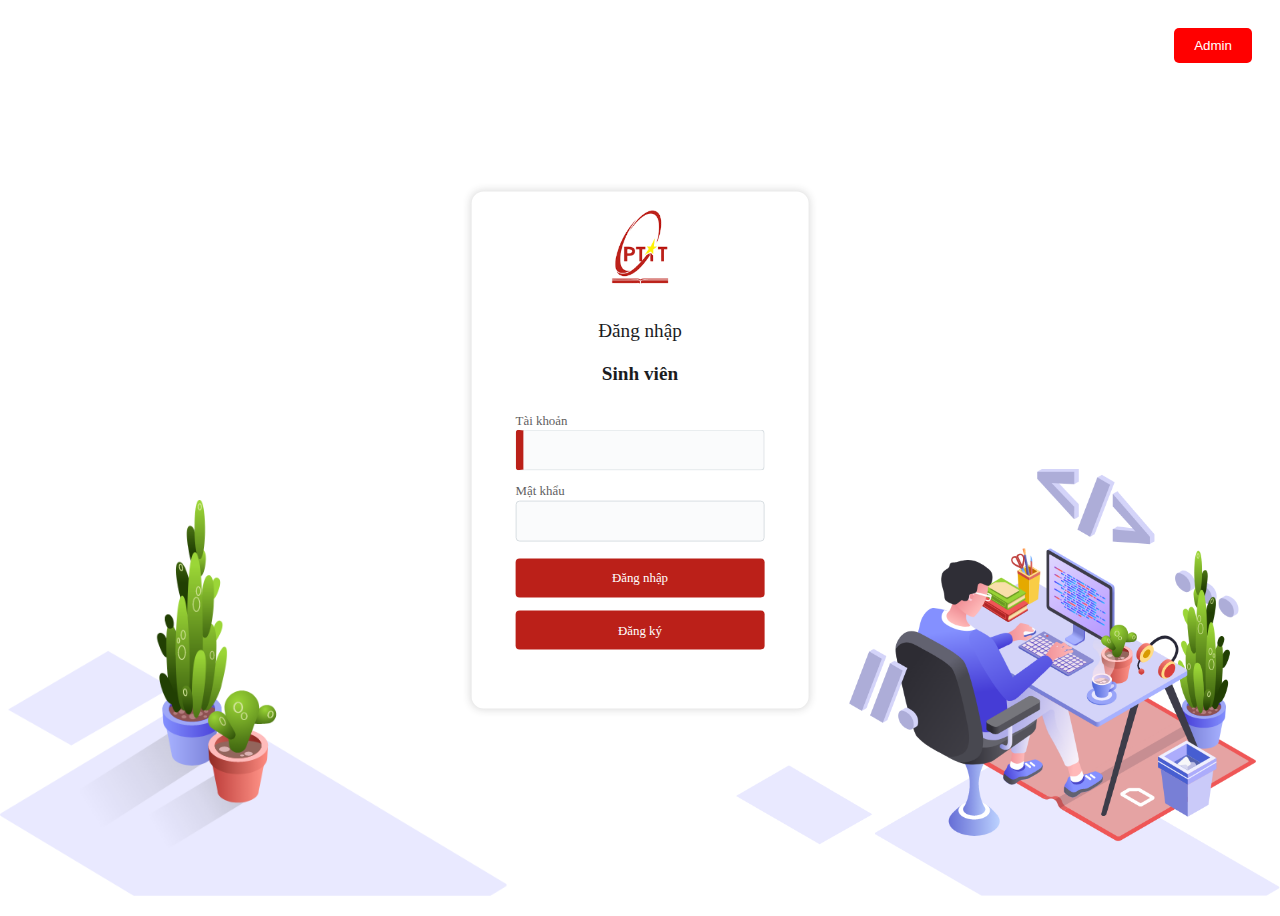
<file: index.html>
<!DOCTYPE html>
<html lang="vi">
  <meta http-equiv="content-type" content="text/html;charset=UTF-8" />
  <head>
    <meta
      name="viewport"
      content="width=device-width, initial-scale=1.0, maximum-scale=1.0, user-scalable=0"
    />
    <meta charset="utf-8" />
    <link rel="shortcut icon" href="favicon.png" />
    <title>Đăng nhập</title>
    <link rel="stylesheet" href="./assets/css/login.css" />
  </head>
  <body>
    <div class="bg-image--left">
      <img src="./assets/img/bg_left.png" alt="" />
    </div>
    <div class="bg-image--right">
      <img src="./assets/img/bg_right.png" alt="" />
    </div>

    <div class="container">
      <button id="topRightButton" class="top-right-button">Admin</button>
    </div>

    <div class="container-fluid-login">
      <div class="login">
        <div class="login__main">
          <div class="login__logo">
            <img src="./assets/img/logo_ptit.png" alt="Logo" />
          </div>
          <div class="row">
            <div class="col">
              <div class="login__main__title">
                <p>Đăng nhập</p>
                <p><b>Sinh viên</b></p>
              </div>
            </div>
          </div>
          <div class="row">
            <div class="col">
              <form
                id="login_form_id"
                class="login__main__form"
                method="post"
              >
                <label for="login__user">Tài khoản</label>
                <input
                  type="text"
                  name="username"
                  id="login__user"
                  value=""
                  autofocus
                />
                <label for="login__pw">Mật khẩu</label>
                <input type="password" name="password" id="login__pw" />
                <div>
                  <div class="checkbox__login">
                    <input
                      type="checkbox"
                      value="1"
                      name="remember"
                      id="login__checkbox"
                    />
                  </div>
                </div>
                <button type="submit"><span>Đăng nhập</span></button>
                <button type="button" id="registry">Đăng ký</button>
              </form>
            </div>
          </div>
          <div id="login__status_noti" class="notification">
            <p><span></span></p>
          </div>
        </div>
      </div>
    </div>
    <script src="./assets/js/login.js"></script>
  </body>
</html>
</file>
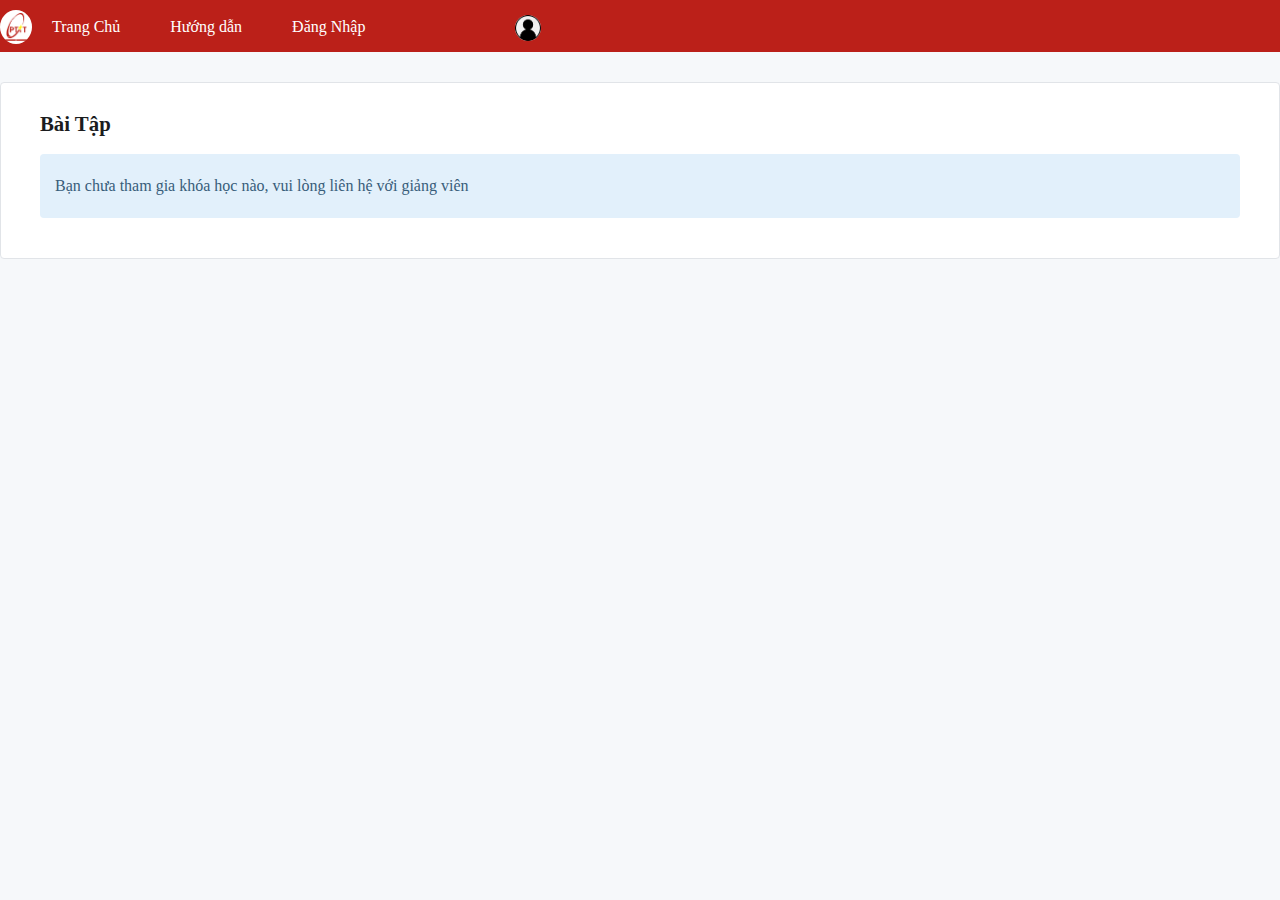
<file: user/index.html>
<!-- DAY LA TRANG KHI VUA KHOI DONG DU AN VA CHUA DUOC DANG NHAP -->
<!DOCTYPE html>
<html lang="en">
  <head>
    <meta charset="UTF-8" />
    <meta name="viewport" content="width=device-width, initial-scale=1.0" />
    <title>WEB PTIT</title>
    <meta name="description" content="CODE PTIT">

    <!-- bootstrap -->
    <link
      href="https://cdn.jsdelivr.net/npm/bootstrap@5.3.2/dist/css/bootstrap.min.css"
      rel="stylesheet"
      integrity="sha384-T3c6CoIi6uLrA9TneNEoa7RxnatzjcDSCmG1MXxSR1GAsXEV/Dwwykc2MPK8M2HN"
      crossorigin="anonymous"
    />
    <!-- css -->
    <link rel="stylesheet" href="./assets/css/reset.css" />
    <link rel="stylesheet" href="./assets/css/styles.css" />
    <link rel="stylesheet" href="./assets/css/responsive.css" />
    <!-- font awesome -->
    <link
      rel="stylesheet"
      href="https://cdnjs.cloudflare.com/ajax/libs/font-awesome/6.5.1/css/all.min.css"
    />
    <!-- google fonts -->
    <link
      href="https://fonts.googleapis.com/css2?family=Open+Sans:wght@300;400;500;600;700&family=Roboto:wght@100;300;400;500;700&display=swap"
      rel="stylesheet"
    />
  </head>

  <body>
    <!-- HEADER NAVBAR -->
    <div class="header-navbar">
      <div class="container">
        <div class="row">
          <div class="col-md-6">
            <div class="left-side">
              <!-- hidden navbar -->
              <div class="navbar-btn hidden">
                <i class="fa-solid fa-bars"></i>
              </div>
              <div class="logo">
                <img src="./assets/img/logo_ptit.png" alt="logo" />
              </div>
              <article class="navbar-item">
                <a href="./index.html">Trang Chủ</a>
              </article>
              <article class="navbar-item">
                <a href="./index.html">Hướng dẫn</a>
              </article>
              <article class="navbar-item">
                <a href="https://chungilion.github.io/btl/index.html">Đăng Nhập</a>
              </article>
              <article class="navbar-item"></article>
              <article class="navbar-item"></article>
            </div>
          </div>
          <div class="col-md-6">
            <div class="right-side">
              <div class="user">
                <div class="user-logo">
                  <img src="./assets/img/user-logo.png" alt="user logo" />
                </div>
              </div>
            </div>
          </div>
        </div>
      </div>
    </div>

    <!-- BODY STATUS -->
    <div class="body-status">
      <div class="container">
        <div class="row">
          <div class="status-box">
            <div class="status-header">
              <div class="status-title">Bài Tập</div>
            </div>
            <div class="status-alert">
              Bạn chưa tham gia khóa học nào, vui lòng liên hệ với giảng viên 
            </div>          
          </div>
        </div>
      </div>
    </div>
	
	

    <script src="./assets/js/main.js"></script>
  </body>
</html>
</file>
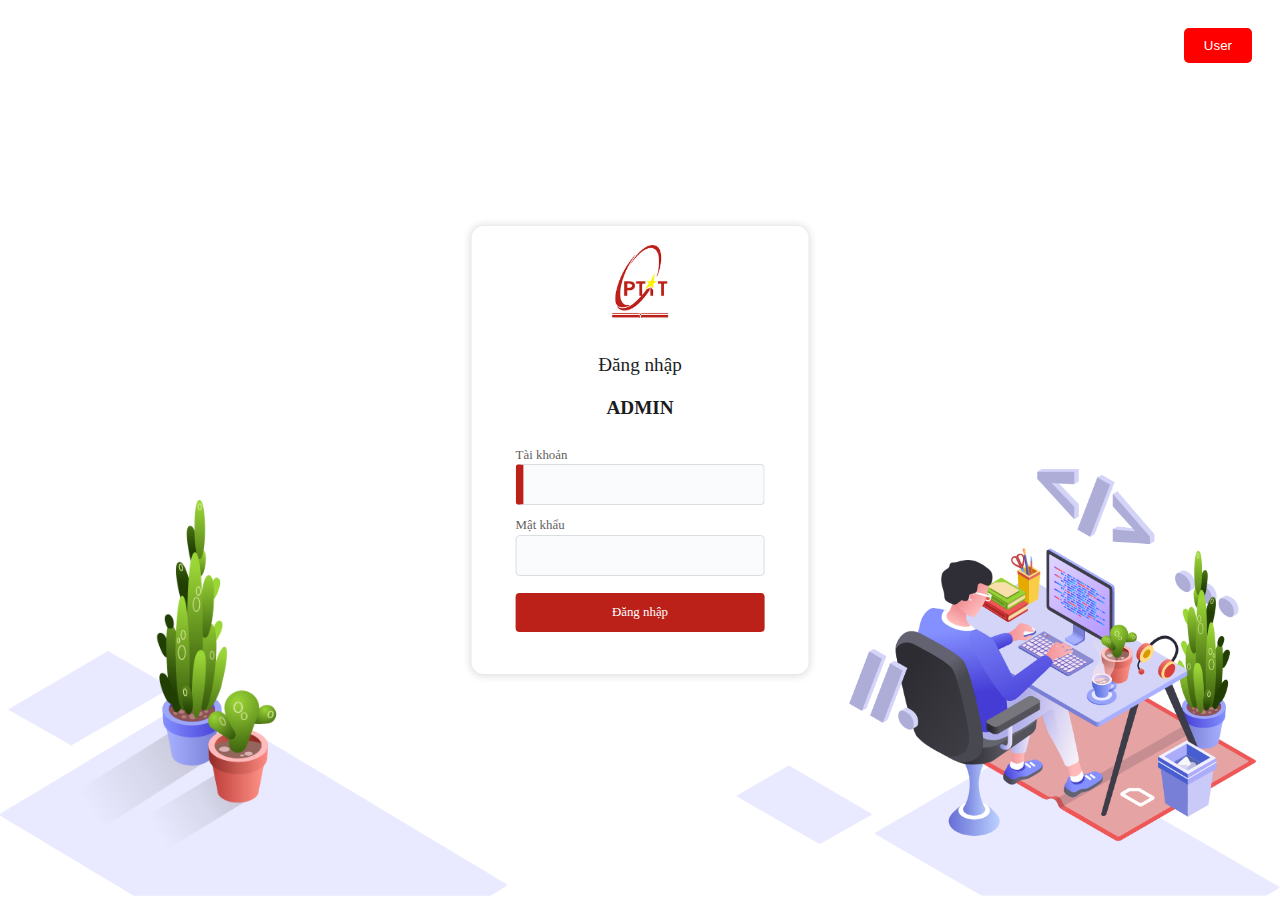
<file: admin_login.html>
<!DOCTYPE html>
<html lang="vi">
  <meta http-equiv="content-type" content="text/html;charset=UTF-8" />
  <head>
    <meta
      name="viewport"
      content="width=device-width, initial-scale=1.0, maximum-scale=1.0, user-scalable=0"
    />
    <meta charset="utf-8" />
    <link rel="shortcut icon" href="favicon.png" />
    <title>Đăng nhập</title>
    <link rel="stylesheet" href="./assets/css/login.css" />
  </head>
  <body>
    <div class="bg-image--left">
      <img src="./assets/img/bg_left.png" alt="" />
    </div>
    <div class="bg-image--right">
      <img src="./assets/img/bg_right.png" alt="" />
    </div>

    <div class="container">
      <button id="topRightButton_2" class="top-right-button">User</button>
    </div>

    <div class="container-fluid-login">
      <div class="login">
        <div class="login__main">
          <div class="login__logo">
            <img src="./assets/img/logo_ptit.png" alt="Logo" />
          </div>
          <div class="row">
            <div class="col">
              <div class="login__main__title">
                <p>Đăng nhập</p>
                <p><b>ADMIN</b></p>
              </div>
            </div>
          </div>
          <div class="row">
            <div class="col">
              <form
                id="login_form_id"
                class="login__main__form"
                method="post"
              >
                <label for="login__user">Tài khoản</label>
                <input
                  type="text"
                  name="username"
                  id="login__user"
                  value=""
                  autofocus
                />
                <label for="login__pw">Mật khẩu</label>
                <input type="password" name="password" id="login__pw" />
                <div>
                  <div class="checkbox__login">
                    <input
                      type="checkbox"
                      value="1"
                      name="remember"
                      id="login__checkbox"
                    />
                  </div>
                </div>
                <button type="submit"><span>Đăng nhập</span></button>
              </form>
            </div>
          </div>
        </div>
      </div>
    </div>
    <script src="./assets/js/admin_login.js"></script>
  </body>
</html>
</file>
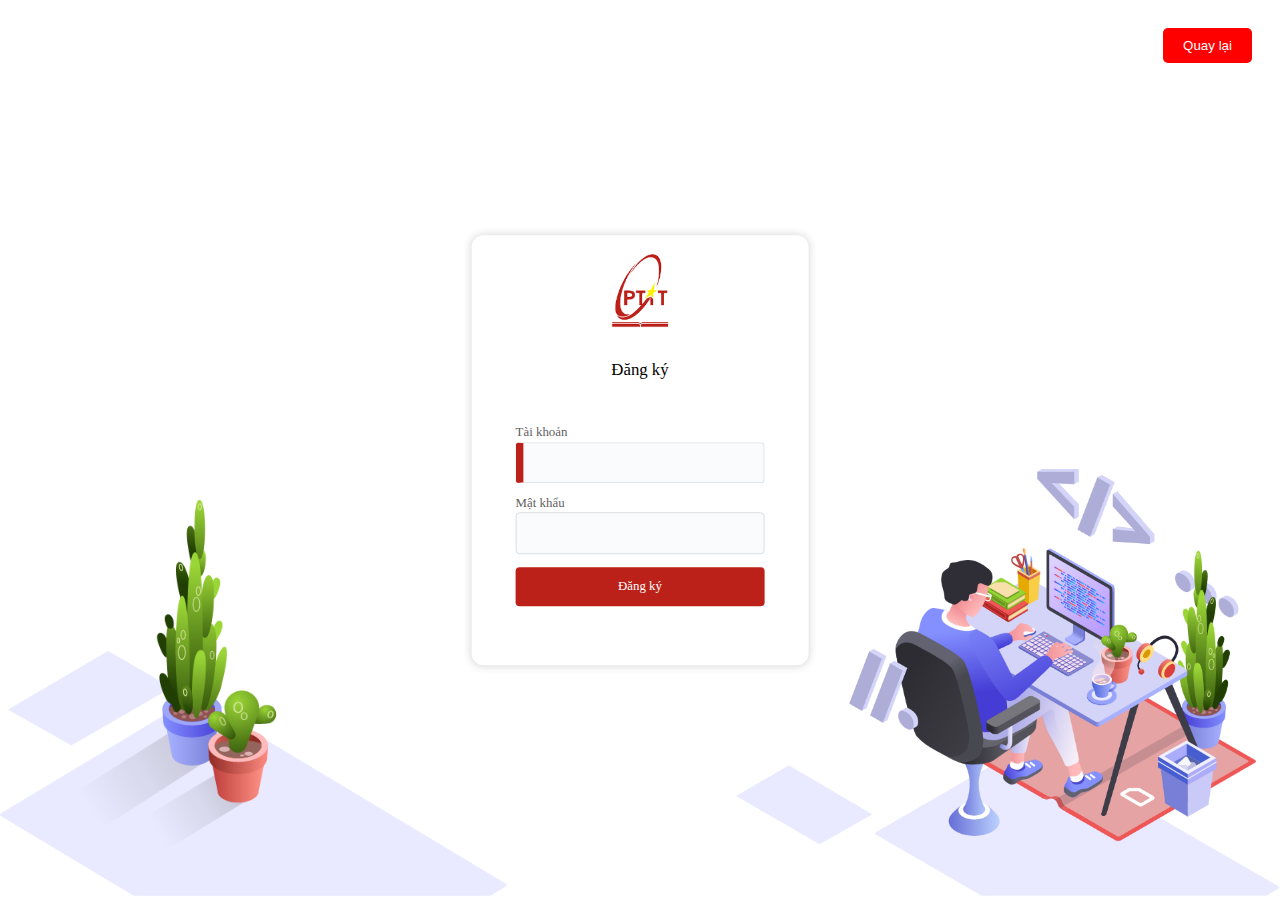
<file: register.html>
<!DOCTYPE html>
<html lang="vi">
  <meta http-equiv="content-type" content="text/html;charset=UTF-8" />
  <head>
    <meta
      name="viewport"
      content="width=device-width, initial-scale=1.0, maximum-scale=1.0, user-scalable=0"
    />
    <meta charset="utf-8" />
    <link rel="shortcut icon" href="favicon.png" />
    <title>Đăng ký</title>
    <link rel="stylesheet" href="./assets/css/login.css" />
  </head>
  <body>
    <div class="bg-image--left">
      <img src="./assets/img/bg_left.png" alt="" />
    </div>
    <div class="bg-image--right">
      <img src="./assets/img/bg_right.png" alt="" />
    </div>

    <div class="container">
      <button id="topRightButton_3" class="top-right-button">Quay lại</button>
    </div>

    <div class="container-fluid-login">
      <div class="login">
        <div class="login__main">
          <div class="login__logo">
            <img src="./assets/img/logo_ptit.png" alt="Logo" />
          </div>
          <div class="row">
            <div class="col">
              <div class="register__main__title">
                <p>Đăng ký</p>
              </div>
            </div>
          </div>
          <div class="row">
            <div class="col">
              <form
                id="register_form_id"
                class="login__main__form"
                method="post"
              >
                <label for="register__user">Tài khoản</label>
                <input
                  type="text"
                  name="username"
                  id="register__user"
                  value=""
                  autofocus
                />
                <label for="register__pw">Mật khẩu</label>
                <input type="password" name="password" id="register__pw" />
                <button type="submit"><span>Đăng ký</span></button>
              </form>
            </div>
          </div>
          <div id="login__status_noti" class="notification">
            <p><span></span></p>
          </div>
        </div>
      </div>
    </div>
    <script src="./assets/js/register.js"></script>
  </body>
</html>
</file>
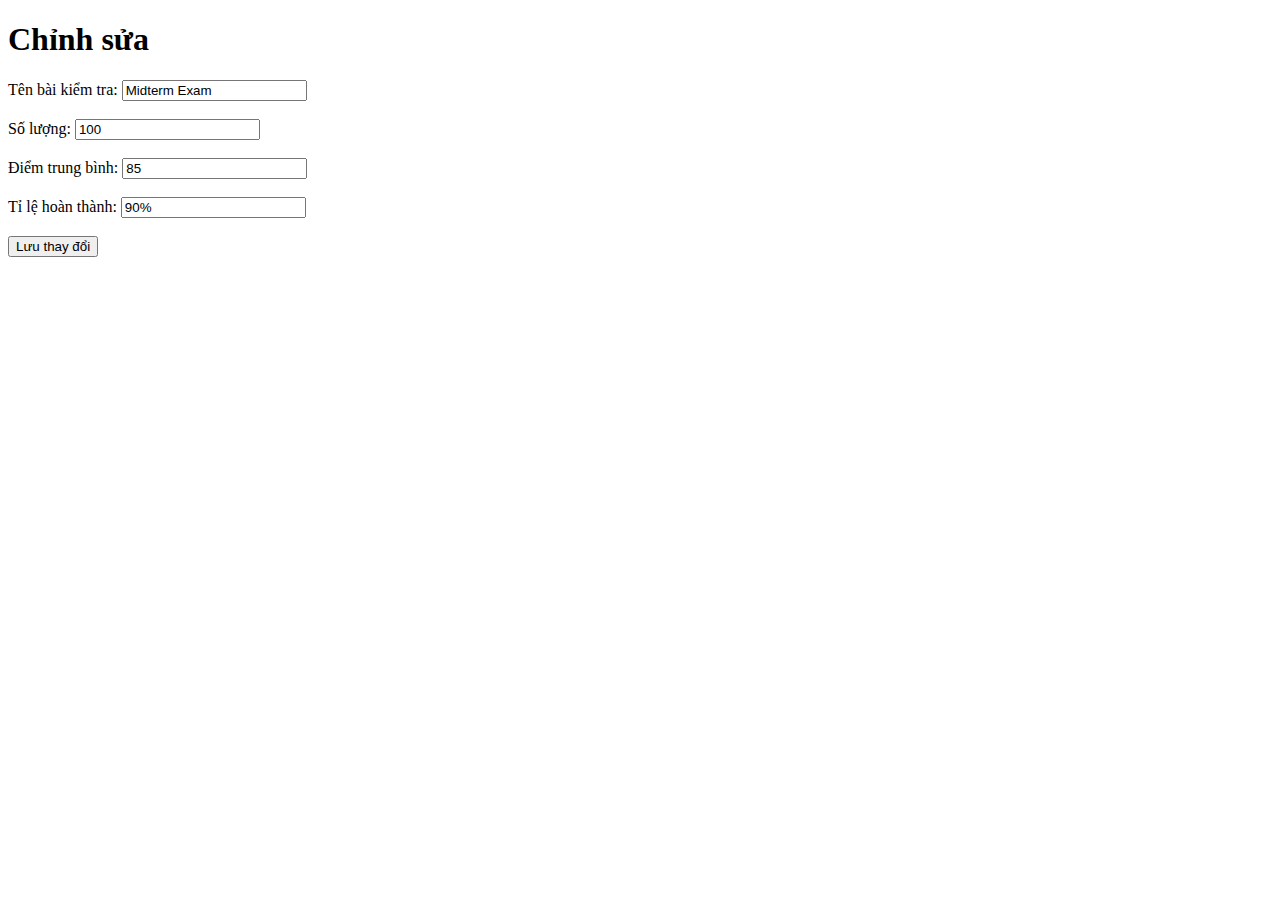
<file: admin/editExam.html>
<!DOCTYPE html>
<html lang="en">
<head>
    <meta charset="UTF-8">
    <meta name="viewport" content="width=device-width, initial-scale=1.0">
    <title>Chỉnh sửa</title>
</head>
<body>
    <h1>Chỉnh sửa</h1>

    <div id="examDetails">
        <label for="examName">Tên bài kiểm tra:</label>
        <input type="text" id="examName" readonly><br><br>

        <label for="examAmount">Số lượng:</label>
        <input type="number" id="examAmount"><br><br>

        <label for="examAverageScores">Điểm trung bình:</label>
        <input type="number" id="examAverageScores"><br><br>

        <label for="examCompletionRate">Tỉ lệ hoàn thành:</label>
        <input type="text" id="examCompletionRate"><br><br>

        <button onclick="saveChanges()">Lưu thay đổi</button>
    </div>

    <script>
        const urlParams = new URLSearchParams(window.location.search);
        const examId = urlParams.get('id');

        const examData = {
            id: examId,
            name: "Midterm Exam",
            amount: 100,
            averageScores: 85,
            completionRate: "90%"
        };

        document.getElementById('examName').value = examData.name;
        document.getElementById('examAmount').value = examData.amount;
        document.getElementById('examAverageScores').value = examData.averageScores;
        document.getElementById('examCompletionRate').value = examData.completionRate;

        function saveChanges() {
            const newAmount = document.getElementById('examAmount').value;
            const newAverageScores = document.getElementById('examAverageScores').value;
            const newCompletionRate = document.getElementById('examCompletionRate').value;
            console.log("New Amount: " + newAmount);
            console.log("New Average Scores: " + newAverageScores);
            console.log("New Completion Rate: " + newCompletionRate);
        }
    </script>
</body>
</html>
</file>
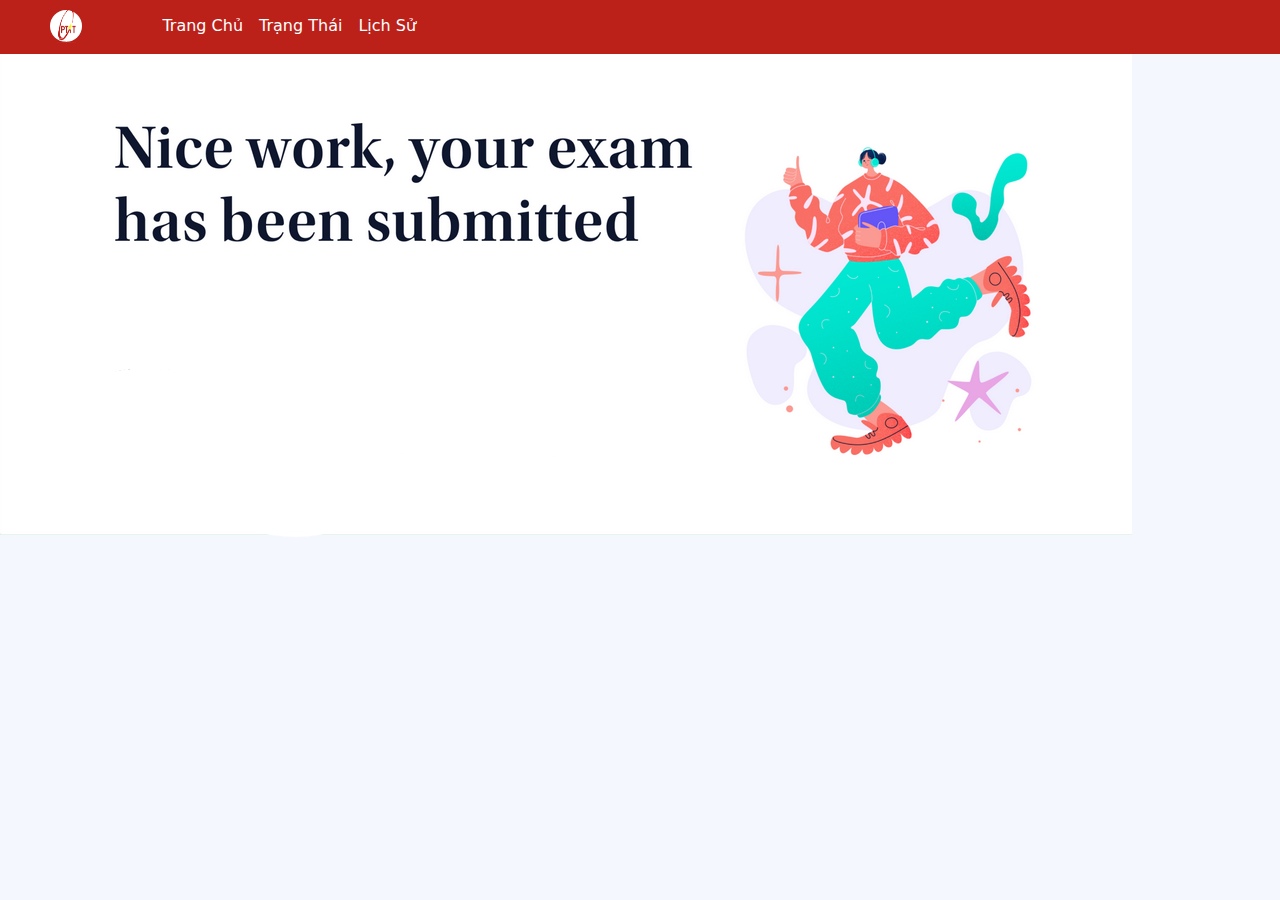
<file: user/finish.html>
<!DOCTYPE html>
<html lang="en">

<head>
    <meta charset="UTF-8">
    <meta name="viewport" content="width=device-width, initial-scale=1.0">
    <title>Test</title>
    <meta name="description" content="Answer multiple-choice questions in the exam">
    <link rel="icon" href="./assets/img/favicon.png">
    <link rel="stylesheet" href="./assets/css/quiz.css">
    <link rel="stylesheet" href="./assets/css/navbar.css">
    <link href="https://cdn.jsdelivr.net/npm/bootstrap@5.3.3/dist/css/bootstrap.min.css" rel="stylesheet"
        integrity="sha384-QWTKZyjpPEjISv5WaRU9OFeRpok6YctnYmDr5pNlyT2bRjXh0JMhjY6hW+ALEwIH" crossorigin="anonymous" />
    <link rel="stylesheet" href="https://cdnjs.cloudflare.com/ajax/libs/font-awesome/6.5.1/css/all.min.css"
        integrity="sha512-DTOQO9RWCH3ppGqcWaEA1BIZOC6xxalwEsw9c2QQeAIftl+Vegovlnee1c9QX4TctnWMn13TZye+giMm8e2LwA=="
        crossorigin="anonymous" referrerpolicy="no-referrer" />
</head>

<body>
    <div class="navbar-container">
        <nav class="navbar navbar-expand-lg">
            <div class="container-fluid">
                <a class="navbar-brand fs-4 fw-semibold text-white d-flex flex-row justify-content-center align-items-center gap-2"
                    href="./index.html">
                    <div class="navbar-brand-img">
                        <img src="./assets/img/logo_ptit.png" width="36" height="36" />
                    </div>
                    <p></p>
                </a>
                <button class="navbar-toggler" type="button" data-bs-toggle="collapse" data-bs-target="#navbarSupportedContent"
                    aria-controls="navbarSupportedContent" aria-expanded="false" aria-label="Toggle navigation">
                    <i class="fa-solid fa-bars" style="color: aliceblue;"></i>
                </button>
                <div class="collapse navbar-collapse" id="navbarSupportedContent">
                    <ul class="navbar-nav me-auto mb-2 mb-lg-0 ps-5">
                        <li class="nav-item">
                            <a class="nav-link text-white" aria-current="page" href="./main.html">Trang Chủ</a>
                        </li>
                        <li class="nav-item">
                            <a class="nav-link text-white" href="#">Trạng Thái</a>
                        </li>
                        <li class="nav-item">
                            <a class="nav-link text-white" href="./chamdiem.html">Lịch Sử</a>
                        </li>
                    </ul>
                </div>
            </div>
        </nav>
    </div>

    <!-- Your content goes here -->

    <div class="center-image">
        <img src="./assets/img/finish.png" alt="Centered Image">
    </div>

    
</body>

</html>
</file>
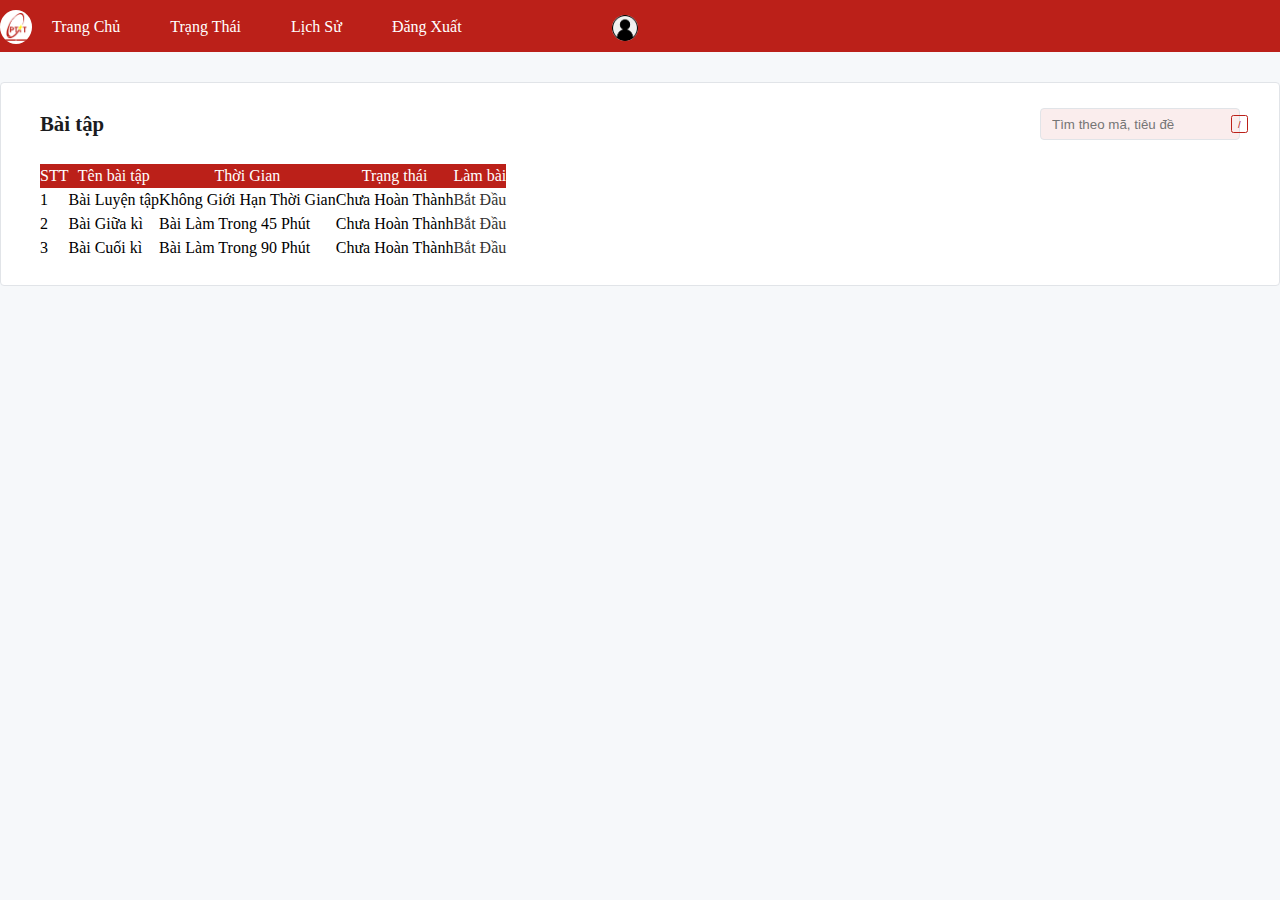
<file: user/main.html>
<!-- DAY LA TRANG SAU KHI SIGN IN VAO THANH CONG -->
<!DOCTYPE html>
<html lang="en">
  <head>
    <meta charset="UTF-8" />
    <meta name="viewport" content="width=device-width, initial-scale=1.0" />
    <title>Trang Chủ</title>

    <!-- bootstrap -->
    <link
      href="https://cdn.jsdelivr.net/npm/bootstrap@5.3.2/dist/css/bootstrap.min.css"
      rel="stylesheet"
      integrity="sha384-T3c6CoIi6uLrA9TneNEoa7RxnatzjcDSCmG1MXxSR1GAsXEV/Dwwykc2MPK8M2HN"
      crossorigin="anonymous"
    />
    <!-- css -->
    <link rel="stylesheet" href="./assets/css/reset.css" />
    <link rel="stylesheet" href="./assets/css/styles.css" />
    <link rel="stylesheet" href="./assets/css/responsive.css" />
    <link rel="stylesheet" href="./assets/css/navbar.css" />
    <!-- font awesome -->
    <link
      rel="stylesheet"
      href="https://cdnjs.cloudflare.com/ajax/libs/font-awesome/6.5.1/css/all.min.css"
    />
    <!-- google fonts -->
    <link
      href="https://fonts.googleapis.com/css2?family=Open+Sans:wght@300;400;500;600;700&family=Roboto:wght@100;300;400;500;700&display=swap"
      rel="stylesheet"
    />
  </head>

  <body>
    <!-- HEADER NAVBAR -->
    <div class="header-navbar">
      <div class="container">
        <div class="row">
          <div class="col-md-6">
            <div class="left-side">
              <!-- hidden navbar -->
              <div class="navbar-btn hidden">
                <i class="fa-solid fa-bars"></i>
              </div>
              <div class="logo">
                <img src="./assets/img/logo_ptit.png" alt="logo" />
              </div>
              <article class="navbar-item">
                <a href="./main.html">Trang Chủ</a>
              </article>
              <article class="navbar-item">
                <a href="./main.html">Trạng Thái</a>
              </article>
              <article class="navbar-item">
                <a href="./chamdiem.html">Lịch Sử</a>
              </article>
              <article class="navbar-item">
                <a href="./index.html">Đăng Xuất</a>
              </article>
              <article class="navbar-item"></article>
              <article class="navbar-item"></article>
            </div>
          </div>
          <div class="col-md-6">
            <div class="right-side">
              <div class="user">
                <div class="user-logo">
                  <img src="./assets/img/user-logo.png" alt="user logo" />
                </div>
              </div>
            </div>
          </div>
        </div>
      </div>
    </div>

    <!-- BODY STATUS -->
    <div class="body-status">
      <div class="container">
        <div class="row">
          <div class="status-box">
            <div class="status-header">
              <div class="status-title">Bài tập</div>
              <div class="status-form">
                <input type="text" placeholder="Tìm theo mã, tiêu đề" />
                <input type="submit" class="form-submit" value="/" />
              </div>
            </div>
            <div class="status-content">
              <br />
              <table class="table table-bordered table-striped">
                <thead class="custom-header">
                  <tr>
                      <th>STT</th>
                      <th>Tên bài tập</th>
                      <th>Thời Gian</th>
                      <th>Trạng thái</th>
                      <th>Làm bài</th>
                  </tr>
              </thead>              
                <tbody id="myTable">
                  <tr>
                    <td>1</td>
                    <td>Bài Luyện tập</td>
                    <td>Không Giới Hạn Thời Gian</td>
                    <td>Chưa Hoàn Thành</td>
                    <td>
                      <a href="./quiz.html"
                        ><div class="join-btn">Bắt Đầu</div></a
                      >
                    </td>
                  </tr>
                  <tr>
                    <td>2</td>
                    <td>Bài Giữa kì</td>
                    <td>Bài Làm Trong 45 Phút</td>
                    <td>Chưa Hoàn Thành</td>
                    <td>
                      <a href="./quiz.html"
                        ><div class="join-btn">Bắt Đầu</div></a
                      >
                    </td>
                  </tr>
                  <tr>
                    <td>3</td>
                    <td>Bài Cuối kì</td>
                    <td>Bài Làm Trong 90 Phút</td>
                    <td>Chưa Hoàn Thành</td>
                    <td>
                      <a href="./quiz.html"
                        ><div class="join-btn">Bắt Đầu</div></a
                      >
                    </td>
                  </tr>
                </tbody>
              </table>
            </div>
            
          </div>
        </div>
      </div>
    </div>

    <script src="./assets/js/main.js"></script>
    <script>
      $(document).ready(function () {
        $("#myInput").on("keyup", function () {
          var value = $(this).val().toLowerCase();
          $("#myTable tr").filter(function () {
            $(this).toggle($(this).text().toLowerCase().indexOf(value) > -1);
          });
        });
      });
    </script>
  </body>
</html>
</file>
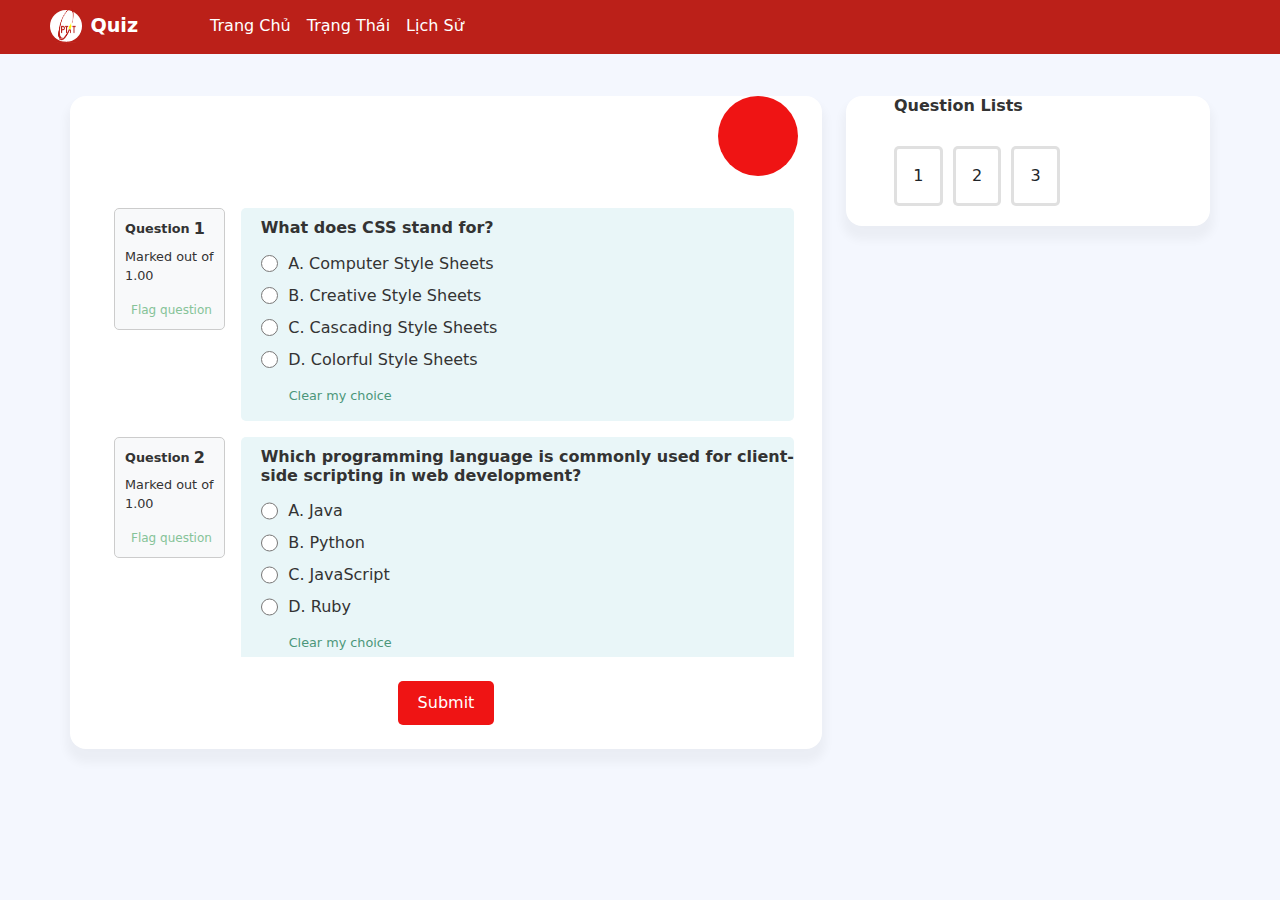
<file: user/quiz.html>
<!DOCTYPE html>
<html lang="en">

<head>
    <meta charset="UTF-8">
    <meta name="viewport" content="width=device-width, initial-scale=1.0">
    <title>Test</title>
    <meta name="description" content="Answer multiple-choice questions in the exam">
    <link rel="icon" href="./assets/img/favicon.png">
    <link rel="stylesheet" href="./assets/css/quiz.css">
    <link rel="stylesheet" href="./assets/css/navbar.css">
    <link href="https://cdn.jsdelivr.net/npm/bootstrap@5.3.3/dist/css/bootstrap.min.css" rel="stylesheet"
        integrity="sha384-QWTKZyjpPEjISv5WaRU9OFeRpok6YctnYmDr5pNlyT2bRjXh0JMhjY6hW+ALEwIH" crossorigin="anonymous" />
    <link rel="stylesheet" href="https://cdnjs.cloudflare.com/ajax/libs/font-awesome/6.5.1/css/all.min.css"
        integrity="sha512-DTOQO9RWCH3ppGqcWaEA1BIZOC6xxalwEsw9c2QQeAIftl+Vegovlnee1c9QX4TctnWMn13TZye+giMm8e2LwA=="
        crossorigin="anonymous" referrerpolicy="no-referrer" />
</head>

<body>
    <div class="navbar-container">
        <nav class="navbar navbar-expand-lg">
            <div class="container-fluid">
                <a class="navbar-brand fs-4 fw-semibold text-white d-flex flex-row justify-content-center align-items-center gap-2"
                    href="./index.html">
                    <div class="navbar-brand-img">
                        <img src="./assets/img/logo_ptit.png" width="36" height="36" />
                    </div>
                    <p>Quiz</p>
                </a>
                <button class="navbar-toggler" type="button" data-bs-toggle="collapse" data-bs-target="#navbarSupportedContent"
                    aria-controls="navbarSupportedContent" aria-expanded="false" aria-label="Toggle navigation">
                    <i class="fa-solid fa-bars" style="color: aliceblue;"></i>
                </button>
                <div class="collapse navbar-collapse" id="navbarSupportedContent">
                    <ul class="navbar-nav me-auto mb-2 mb-lg-0 ps-5">
                        <li class="nav-item">
                            <a class="nav-link text-white" aria-current="page" href="./main.html">Trang Chủ</a>
                        </li>
                        <li class="nav-item">
                            <a class="nav-link text-white" href="#">Trạng Thái</a>
                        </li>
                        <li class="nav-item">
                            <a class="nav-link text-white" href="./chamdiem.html">Lịch Sử</a>
                        </li>
                    </ul>
                </div>
            </div>
        </nav>
    </div>
    <div class="exam-content container">
        <div class="row">
            <div class="col-md-8 col-sm-12 mb-sm-3">
                <div class="container px-0">
                    <div class="exam-card exam-question">
                        <div class="px-4">
                            <div>
                                <div class="d-flex flex-row mb-3 justify-content-end align-items-start">
                                    <div id="timer"><span id="countdown"></span></div>
                                </div>
                                <div class="mb-3">
                                    <div id="options" data-bs-spy="scroll" data-bs-target="#list-exam"
                                        data-bs-offset="0" class="scrollbar" tabindex="0"></div>
                                </div>
                                <div class="exam-submit-btn">
                                    <button id="submitBtn" onclick="submitExam()">Submit</button>
                                </div>
                            </div>
                        </div>
                    </div>
                </div>
            </div>
            <div class="col-md-4 col-sm-12 mb-sm-3">
                <div class="exam-card">
                    <div class="px-4">
                        <div class="exam-navigation">
                            <h3 class="mx-4">Question Lists</h3>
                            <div id="list-exam" class="list-group row"></div>
                        </div>
                    </div>
                </div>
            </div>
        </div>
    </div>

    <script type="module" defer>
        import * as Test from "./assets/js/quiz.js";
        window.submitExam = Test.submitExam;
        window.updateColor = Test.updateColor;
        window.selectOption = Test.selectOption;
        window.clearOption = Test.clearOption;
        window.flagQuestion = Test.flagQuestion;
        window.unflagQuestion = Test.unflagQuestion;
    </script>
</body>

</html>
</file>
<file: assets/css/login.css>
.bg-image--left,
.bg-image--right {
    position: absolute;
}

.row {
    margin-right: -4px;
    margin-left: -4px;
}
  
.container {
    position: relative;
    height: 100vh;
    display: flex;
    justify-content: center;
    align-items: center;
}
  
.top-right-button {
    position: absolute;
    top: 20px;
    right: 20px;
    background-color: red;
    color: white;
    padding: 10px 20px;
    border: none;
    border-radius: 5px;
    cursor: pointer;
}
  

.bg-image--left {
    left: 0;
    bottom: 0;
    width: 507.2px;
}

.bg-image--right {
    right: 0;
    bottom: 0;
    width: 42.5%;
}

.bg-image--left img,
.bg-image--right img {
    width: 100%;
}

.login__logo {
    width: 57.6px;
    margin: 19.2px auto 10.79px auto;
}

.login__logo img {
    width: 100%;
}

.login__main__title {
    font-size: 19.2px;
    font-stretch: normal;
    font-style: normal;
    line-height: 1.21 !important;
    letter-spacing: normal !important;
    text-align: center;
    color: #1b1c1e;
}

.login__main__title p {
    margin-bottom: 0 !important;
}

.login__main__form {
    display: flex;
    flex-direction: column;
    text-align: left;
    margin: 0 12.8px;
    padding: 28.8px 35.2px 28.8px 35.2px;
    border-radius: 4px;
    font-size: 12.88px;
    color: #5f5f5f;
}

.login__main__form > div {
    padding-bottom: 4px;
    display: inline-flex;
    justify-content: space-between;
    align-items: center;
}


.login__main__form label {
    line-height: 1.19;
    margin-bottom: 1px;
}

.login__main__form input {
    margin-bottom: 12.88px;
}

.login__main__form button {
    background-color: #bb2019;
    font-family: SFProDisplay;
    font-size: 12.88px;
    font-weight: 500;
    font-stretch: normal;
    font-style: normal;
    line-height: 2.06;
    letter-spacing: normal;
    text-align: center;
    color: #ffffff;
    border: none;
    border-radius: 4px;
    padding: 16px auto;
    height: 39.19px;
    margin-bottom: 12.88px;
}

.login__main__form a.button {
    background-color: #0078d4;
    font-family: SFProDisplay;
    font-weight: 500;
    font-stretch: normal;
    font-style: normal;
    line-height: 2.06;
    letter-spacing: normal;
    text-align: center;
    color: #ffffff;
    border: none;
    border-radius: 4px;
    height: 39.19px;
    margin-top: 12.88px;
    margin-bottom: 12.88px;
    display: flex;
    align-items: center;
    justify-content: center;
}

.login__main__form button:enabled {
    outline: none;
    border: none;
}

.login__main__form input {
    height: 37.6px;
    border-radius: 4px;
    border: solid 1.6px #d8dee2;
    background-color: #fafbfc;
    padding-left: 15.36px;
}

#login__checkbox {
    display: none;
    visibility: hidden;
}

#login__checkbox:focus,
.checkbox__login:focus {
    outline: none;
}

#login__checkbox + label:before {
    border: 1.6px solid #333;
    content: "\00a0";
    display: inline-block;
    font: 12.88px/12.79px sans-serif;
    height: 12.88px;
    margin: 0px 6.4px 0 0;
    padding: 0;
    vertical-align: top;
    width: 12.88px;
    border-radius: 2.4px;
}

#login__checkbox:checked + label:before {
    background: #bb2019;
    color: #fff;
    content: "✔";
    text-align: center;
}

#login__checkbox:checked + label:after {
    font-weight: bold;
}

.cb__label {
    user-select: none;
    font-size: 12.88px;
}

.checkbox__login .cb__label {
    font-size: 12.88px !important;
}


.input--active {
    box-sizing: border-box !important;
    border-left: 2px solid #bb2019 !important;
}



.lang {
    width: 271.19px;
    background-color: #fff;
    display: flex;
    justify-content: center;
    border-radius: 29.19px;
    position: absolute;
    bottom: 5%;
    left: 5%;
    -webkit-box-shadow: 10px 10px 52px -9px rgba(112, 112, 112, 0.57);
    -moz-box-shadow: 10px 10px 52px -9px rgba(112, 112, 112, 0.57);
    box-shadow: 10px 10px 52px -9px rgba(112, 112, 112, 0.57);
    align-items: center;
}

.lang a {
    vertical-align: middle;
    width: 28.8px;
    height: 28.8px;
    margin-left: 10.24px;
    display: flex;
}

.lang a img {
    width: 100%;
}

.lang p {
    display: inline-block;
    vertical-align: middle;
    height: 28.8px;
    line-height: 30px;
    font-size: 14.39px;
    color: #5f5f5f;
}

@media only screen and (min-width: 768px) {
    .login {
        display: flex;
        flex-direction: column;
        text-align: center;
        width: 336.79px;
        position: absolute;
        left: 50%;
        top: 50% !important;
        transform: translate(-50%, -50%);
        font-family: SFProDisplay;
    }

    .login .login__main {
        display: flex;
        flex-direction: column;
        border-radius: 11.99px;
        box-shadow: 0 0 8px 0 rgba(44, 44, 44, 0.2);
        background-color: #fff;
        font-size: 16.8px;
    }

    .login__main__form input:focus {
        outline: none;
        border-left: 8px solid #bb2019;
    }
}

@media only screen and (max-width: 767px) {
    .bg-image--left,
    .bg-image--right {
        display: none;
    }

    .lang {
        align-items: center;
        padding-left: 2vw;
        padding-right: 2vw;
        border-radius: 3vh;
        /*bottom: 1.5vh;*/
        /*left: 27.6vw;*/
        height: 10.802vw;
        width: 44.656vw;
        position: inherit;
        margin: 0 auto;
        min-width: fit-content;
    }

    .lang p {
        font-size: 14px;
        margin-right: 2vw;
        height: unset;
    }

    .lang a {
        vertical-align: middle;
        width: 6.875vw;
        height: 5.802vw;
        margin-left: 0.667vw;
    }

    .container-fluid-login {
        right: 0px;
        left: 0px;
        bottom: 0px;
        top: 0px;
        height: 100vh;
        justify-content: center;
        background-color: white;
    }

    .login .login__main {
        display: flex;
        flex-direction: column;
        border-radius: 0.781vw;
        background-color: #fff;
        font-size: 1.094vw;
    }

    .login__main {
        margin-left: 16px;
        margin-right: 16px;
    }

    .login__logo {
        width: 19.75vw;
        margin: 10.25vw auto 5.703vw auto;
    }

    .login__main__title {
        font-size: 5.25vw;
    }
    .login__main__form {
        font-size: 4vw;
        position: relative;
    }

    .login__main__form > div {
        display: inline-flex;
        justify-content: space-between;
        align-items: center;
    }

    .login__main__form input {
        height: 13.448vw;
        border-radius: 4px;
    }

    .login__main__form label {
        line-height: 2.19;
    }

    .checkbox__login .cb__label {
        font-size: 4vw !important;
    }

    .login__main__form button {
        height: 11.552vw;
        font-size: 4vw;
        border-radius: 4px;
    }
    #login__checkbox + label:before {
        border: 1px solid #D3D3D3;
        content: "\00a0";
        display: inline-block;
        font: 14px/14px sans-serif;
        height: 3.833vw;
        margin: 3vw 2.417vw 0 0;
        padding: 0;
        vertical-align: top;
        width: 3.833vw;
        border-radius: 3px;
    }

    .login__main__form input:focus {
        outline: none;
        border-left: 3vw solid #bb2019;
    }
}


.login__status_noti {
    display: none; 
    position: fixed;
    top: 20px;
    right: 20px;
    padding: 10px 20px;
    background-color: #ff0000; 
    color: #ffffff; 
    border-radius: 5px;
    z-index: 9999; 
}

.login__status_noti.show {
    display: block; 
}
</file>
<file: user/assets/css/styles.css>
* {
  box-sizing: border-box;
}

body {
  font-size: 16px;
  line-height: 1.5;
  font-family: var(--font-family-sans);
  /* height: 10000px; */
  background-color: #f6f8fa;
}

:root {
  --clr-primary-1: #bb2019;
  --clr-primary-2: #e1e4e8;
}

.hidden {
  display: none;
}

.active {
  display: block;
  visibility: visible;
  transform: translateX();
  opacity: 1;
}

/* HEADER NAVBAR */
.header-navbar {
  background-color: #bb2019;
  height: 52px;
}

.header-navbar .row {
  padding: 10px 0 !important;
  width: 100%;
  display: flex;
  /* justify-content: space-between; */
  margin: 0 !important;
}

.left-side {
  display: flex;
  /* width: 100%; */
}

.header-navbar .left-side .logo {
  max-width: 2rem;
  background-color: #fff;
  border-radius: 50%;
  margin-right: 20px;
  white-space: nowrap;
  text-align: left;
  display: flex;
  flex-direction: column;
  justify-content: center;
}
.navbar-btn {
  color: #fff;
  margin: auto;
  position: relative;
}
.navbar-full-menu {
  position: absolute;
  box-shadow: 0 2px 4px rgba(34, 25, 25, 0.4);
  border-radius: 0;
  z-index: 100;
  top: 55px;
  left: 196px;
  width: 200px;
  height: auto;
  background-color: #fff;
}
.navbar-btn:hover {
  cursor: pointer;
  color: #333;
}
.left-side .logo img {
  width: 100%;
  height: 100%;
  padding: 3px 5px;
}

.navbar-item {
  margin-right: 50px;
  /* text-align: left; */
  display: flex;
  align-items: center;
  justify-content: center;
  font-size: 1rem;
}

.navbar-item a {
  /* text-decoration: none; */
  color: #fff;
}

.left-side .navbar-item a:hover {
  cursor: pointer;
  color: #333;
}

.exams {
  position: relative;
  color: #fff;
}
.exams:hover {
  cursor: pointer;
  color: #333;
}

.exam-menu {
  display: none;
  position: absolute;
  box-shadow: 0 2px 4px rgba(34, 25, 25, 0.4);
  border-radius: 0;
  z-index: 100;
  top: 55px;
  left: 277px;
  width: 200px;
  height: auto;
  background-color: #fff;
}

.exam-menu.active {
  display: block;
  visibility: visible;
  transform: translateX();
  opacity: 1;
}

.exam-item {
  padding: 5px 5px;
  border-bottom: 1px solid var(--clr-primary-2);
}

.exam-item:hover {
  cursor: pointer;
  background-color: lightcoral;

  a {
    color: #fff;
  }
}

.right-side .user {
  display: flex;
  /* flex-direction: row; */
  /* text-align: center; */
  justify-content: flex-end;
  color: #fff;
  /* align-items: center; */
  /* padding-top: 5px; */
  position: relative;
}

.user-btn {
  background: none;
  border: none;
  color: #fff;
  padding: 0px;
  margin: 0px;
}

.user-btn:hover {
  cursor: pointer;
  color: #333;
}
.user-logo {
  position: relative;
  padding-top: 5.376px !important;
}

.right-side .user-logo img {
  width: 26px;
  margin-right: 8px;
  height: 26px;
  cursor: pointer;
  border-radius: 50%;
}

.right-side .user-icon {
  font-size: 0.9rem;
  position: absolute;
  top: 8px;
}

.menu-user {
  display: none;
  position: absolute;
  box-shadow: 0 2px 4px rgba(34, 25, 25, 0.4);
  border-radius: 0;
  z-index: 100;
  top: 35px;
  left: 531px;
  width: 150px;
  height: auto;
  background-color: #fff;
  font-size: 0.8rem;
  border-radius: 2px;
}

.menu-user.active {
  display: block;
  visibility: visible;
  transform: translateX();
  opacity: 1;
}

.menu-user::before {
  content: "";
  position: absolute;
  width: 0;
  height: 0;
  bottom: 100%;
  right: 30%;
  border: 7.68px solid transparent;
  border-top-width: 7.68px;
  border-top-style: solid;
  border-top-color: transparent;
  border-bottom-color: transparent;
  border-top: none;
  border-bottom-color: #fff;
  filter: drop-shadow(0 -0.0625rem 0.0625rem rgba(0, 0, 0, 0.1));
}

.menu-user .user-name,
.user-id {
  color: #737679;
}

.user-list a {
  color: #737679;
  padding-left: 1rem;
}

.menu-user .user-list {
  border-bottom: 1px solid #e1e4e8;
  padding: 10px 2px;
}

.user-list a {
  text-align: left;
}

.user-list .user-name {
  font-weight: bold;
}

.user-list:hover {
  cursor: pointer;
  background-color: lightcoral;

  a {
    color: #fff;
  }
}

/*BODY STATUS  */
.status-box {
  /* width: 1100px; */
  margin: 30px auto 0;
  padding: 25px 39px;
  border-radius: 4px;
  border: solid 1.6px #e1e4e8;
  background-color: #ffffff;
}

.status-header {
  display: flex;
  justify-content: space-between;
}

.status-title {
  font-size: 1.3rem;
  font-weight: bold;
  font-stretch: normal;
  font-style: normal;
  line-height: 1.5;
  letter-spacing: normal;
  text-align: left;
  color: #1b1c1e;
}

.status-form {
  border-radius: 4px;
  border: solid 1.6px #e1e4e8;
  background-color: #faeded;
  width: 200px;
  height: 32px;
  display: flex;
  justify-content: space-between;
  padding: 0px 9px;
  text-align: center;
  align-items: center;
}

.status-form input {
  background: none;
  border: none;
}

.status-form .form-submit {
  display: block;
  width: 30px;
  height: 18px;
  font-size: 9.6px;
  background: none;
  border-radius: 2.4px;
  border: solid 1px #bb2019;
  color: #bb2019 !important;
}
.status-form input ::placeholder {
  text-align: center;
  align-items: center;
}
.status-form .form-submit {
  margin-right: 15px;
}
.status-alert {
  color: #385d7a;
  background-color: #e2f0fb;
  border-color: #d6e9f9;
  padding: 20px 15px;
  border-radius: 4px;
  margin: 15px 0px;
}

/* CAROUSEL */
.carousel-container {
  margin-top: 30px;
  /* width: 90%;
  padding-left: 100px; */
}


  

/* Add this style to make the thead in red color */
.custom-header th{
  background-color: #bb2019 !important;
  color: #fff;
}
</file>
<file: user/assets/css/responsive.css>
/*xs<576, sm<768, md<992, lg<1200, xl<1400 */
:root {
  --clr-primary-1: #bb2019;
  --clr-primary-2: #e1e4e8;
}
@media (min-width: 576px) {
}

@media (min-width: 768px) {
}

@media (min-width: 992px) {
}

@media (min-width: 1200px) {
}

@media (min-width: 1400px) {
}

@media (max-width: 1400px) {
  .menu-user {
    top: 35px;
    left: 441px;
  }
  .exam-menu {
    top: 55px;
    left: 296px;
  }
}
@media (max-width: 1200px) {
  .navbar-item {
    text-align: left;
    margin-right: 20px;
  }
  .menu-user {
    top: 33px;
    left: 351px;
  }
  .exam-menu {
    top: 55px;
    left: 258px;
  }
}

@media (max-width: 992px) {
  .logo img {
    display: none;
  }
  .navbar-item {
    text-align: left;
    margin-right: 20px;
  }
  .menu-user {
    top: 33px;
    left: 231px;
  }
  .exam-menu {
    top: 55px;
    left: 160px;
  }
}

@media (max-width: 768px) {
}

@media (max-width: 576px) {
  body {
    max-height: 500px;
  }
  .navbar-btn {
    display: block;
    justify-content: flex-start;
    align-items: center;
  }
  .logo > img {
    display: none;
  }
  .navbar-item {
    display: none;
  }
  .left-side {
    display: block;
  }
  .navbar-full-menu {
    box-shadow: 0 2px 4px rgba(34, 25, 25, 0.4);
    border-radius: 0;
    z-index: 100;
    width: 200px;
    height: auto;
    background-color: #fff;
    position: absolute;
    top: 52px;
    left: 0;
    height: 100vh;
    padding: 10px;
    transition: transform 0.3s linear;
  }

  .navbar-full-menu.hidden {
    transform: translateX(-100%);
  }
  .navbar-full-menu .exam-item:hover {
    background-color: lightcoral;
  }
  .right-side {
    display: none;
  }
  .user-list {
    text-align: center;
    justify-content: center;
    align-items: center;
  }
}
</file>
<file: user/assets/css/quiz.css>
body {
  font-family: Arial, sans-serif;
  background-color: #f4f7fe !important;
  margin: 0;
  padding: 0;
  font-size: 16px;
}

/* CUSTOM CSS */
.bg-primary {
  background-color: rgba(0, 0, 0, 0.12);
}

/* flag to mark the question */
.flagged::before {
  content: "";
  position: absolute;
  top: 0;
  right: 0;
  width: 0;
  height: 0;
  border-left: 18px solid transparent;
  border-top: 18px solid #ef1414;
  border-radius: 2px;
}

/* custom scrollbar */
.scrollbar {
  scroll-behavior: smooth;
  position: relative;
  height: 465px;
  overflow-y: scroll;
}

/* -------------------------------------- */
/* EXAM CSS */

.exam-content {
  max-width: 900px;
  margin: 42px 0 0 0;
  padding: 0 !important;
}

.exam-card {
  background-color: #fff;
  color: #333;
  transition: box-shadow 300ms cubic-bezier(0.4, 0, 0.2, 1) 0ms;
  overflow: hidden;
  border-radius: 16px;
  box-shadow: rgba(0, 0, 0, 0.04) 0px 10px 10px 4px;
  display: flex;
  flex-direction: column;
}

.exam-card-header {
  padding: 0 24px;
}
.exam-card-header h1 {   
  font-size: 1rem;
  font-weight: 600;
  text-align: center;
  -moz-box-align: center;
  align-items: center;
  border-bottom: 1px solid rgba(0, 0, 0, 0.12);
  margin: 0px;
}

/* CSS EXAM QUESTION */

/* timer in the right conner of parent tag */
/* #timer {
  padding: 10px;
  background-color: #ef1414;
  color: #fff;
  border-radius: 0 0 0 16px;
} */






#timer {
  padding: 10px;
  background-color: #ef1414;
  color: #fff;
  border-radius: 50%; /* Set border-radius to 50% for a circle shape */
  width: 80px; /* Set a fixed width for better aesthetics */
  height: 80px; /* Set a fixed height for better aesthetics */
  display: flex;
  align-items: center;
  justify-content: center;
}



/* Css scroll of options */
/* hình nền của chính thanh cuộn đó */
#options::-webkit-scrollbar {
  /* scrollbar-width: thin !important; */
  width: 3px;
  background-color: #F5F5F5;
} 

/* phần tử cuộn có thể kéo để thay đổi kích cỡ. */
#options::-webkit-scrollbar-thumb {
  background-color: #000000;
}

/* không gian trống bên dưới thanh tiến trình. */
#options::-webkit-scrollbar-track {
  -webkit-box-shadow: inset 0 0 6px rgba(0,0,0,0.3);
  background-color: #F5F5F5;
}

#options {
  padding: 16px 20px;
}

#options h3 {
  margin: 0 0 10px 0;
  font-size: 1rem;
  font-weight: 600;
}

#options .exam-question-num {
  padding: 10px;
  background-color: #f8f9fa;
  border-radius: 5px;
  border: 1px solid #ccc;
  font-size: 0.8rem;
  line-height: 1.5;
}

#options .exam-question-flag {
  color: #86c398;
  font-size: 0.75rem;
  cursor: pointer;
}

#options .exam-question-flag p {
  margin: 0 0 0 6px;
}

#options .exam-question-content {
  background-color: #e9f6f8;
  padding: 10px 0 0 20px;
  border-radius: 5px;
}

#options button {
  display: block;
  margin-bottom: 5px;
  padding: 10px;
  border: 1px solid #ccc;
  border-radius: 5px;
  background-color: #fff;
  cursor: pointer;
}

#options button:hover {
  background-color: #d30000;
  color: #fff;
}

#options .exam-question-answer {
  line-height: 2;
  display: flex;
  align-items: center;
  justify-content: start;
  text-align: center;
}

#options .exam-question-answer input {
  margin-right: 10px;
  height: 1.1rem;
  width: 1.1rem;
}

#options .exam-question-answer p {
  margin: 0;
}

#options .exam-clear-choice {
  color: #4c967a;
  font-size: 0.8rem;
  cursor: pointer;
  margin: 10px 0 0 28px;
}

/* CSS EXAM INFORMATION */

#testInfo {
  margin: 16px 24px;
  border-bottom: 1px solid rgba(0, 0, 0, 0.12);
}

.exam-navigation h3 {
  margin: 0 0 10px 0;
  font-size: 1rem;
  font-weight: 600;
}

#list-exam {
  padding: 20px 0;
  flex-direction: row;
  align-items: center;
  gap: 10px;
  margin: 0 0 0 24px;
}

#list-exam a {
  width: calc(100% / 6);
  padding: 15px;
  text-align: center;
  cursor: pointer;
  border: 3px solid rgba(0, 0, 0, 0.12);
  border-radius: 5px;
}

#list-exam a:hover {
  background-color: rgb(234, 23, 23);
  color: #fff;    
}

#list-exam a.active {
  background-color: #10da3f;
  color: #fff;
}

.exam-card .exam-submit-btn {
  margin: 24px;
  display: flex;
  justify-content: center;
}

#submitBtn {
  background-color: #ef1414;
  color: #fff;
  border: none;
  padding: 10px 20px;
  border-radius: 5px;
  cursor: pointer;
}

#submitBtn:hover {
  background-color: #000000;
}


@media (max-width: 993px) {
  .exam-card-header h1 {
      font-size: 0.8rem;
  }
  #list-exam {
      margin: 0 0 0 16px;
  }
  #list-exam a {
      width: calc(100% / 4);
  }
  #options {
      padding: 16px 10px;
  }
  #options .exam-question-num {
      padding: 10px;
  }
  #options .exam-question-content {
      padding: 10px 0 0 10px;
  }
  #options .exam-clear-choice {
      margin: 10px 0 0 20px;
  }
  .exam-card .exam-submit-btn {
      margin: 16px;
  }
  #submitBtn {
      padding: 10px 16px;
  }
}

@media (max-width: 768px) {
  .exam-card {
      margin: 0 auto;
  }
  .exam-card-header h1 {
      font-size: 1.2rem;
  }
  #list-exam a {
      width: calc(100% / 6);
  }
  #options {
      padding: 16px 20px;
  }
  #options .exam-question-content {
      padding: 10px 0 0 20px;
  }
  #options .exam-clear-choice {
      margin: 10px 0 0 28px;
  }
  .exam-card .exam-submit-btn {
      margin: 24px;
  }
  #submitBtn {
      padding: 10px 20px;
  }
}
</file>
<file: user/assets/css/navbar.css>
/* CUSTOM CSS */
/* Change color of the text in navigation bar when redirecting to corresponding page */
.navbar-nav .navbar-item .nav-link:active {
    color: aquamarine;
    font-weight: 600;
}

.navbar-container {
    background-color: #BB2019 !important;
    height: 54.4px;
    width: 100%;
    padding-left: 38.4px !important;
    padding-right: 38.4px !important;
    font-size: 1.2rem !important;
}

.navbar-container .navbar {
    padding-top: 5px
}

.navbar button.navbar-toggler {
    border-color: aliceblue;
}

.navbar-nav .nav-item .nav-link {
    font-size: 1rem !important;
}

.navbar button.navbar-toggler .navbar-toggler-icon {
    color: #fff;
}

.navbar-brand-img {
    /* Custom the circle */
    border-radius: 50%;
    width: 2rem;
    height: 2rem;
    background-color: #fff;
    display: flex;
    justify-content: center;
    align-items: center;
}

.navbar-brand-img img {
    width: 1.2rem;
}

.navbar-brand p{
    margin: 0;
    font-size: 1.2rem;
}
</file>
